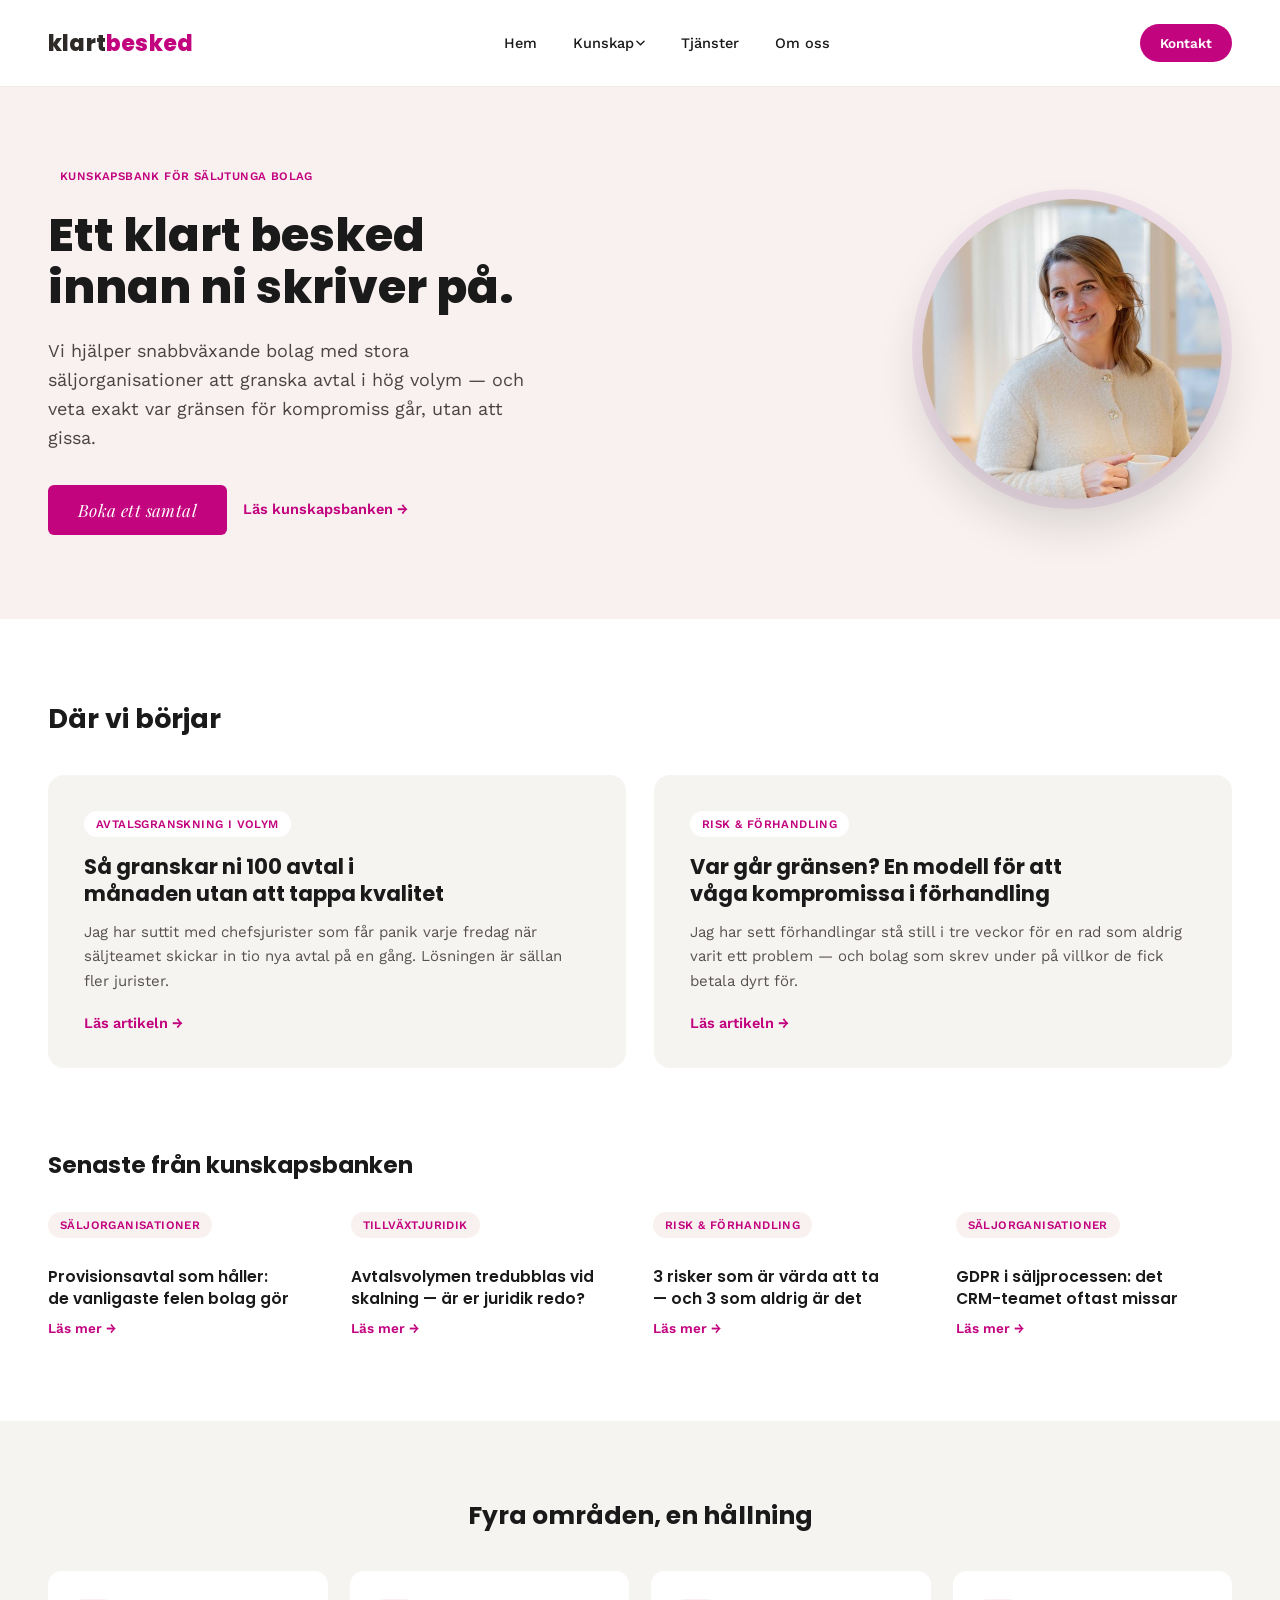
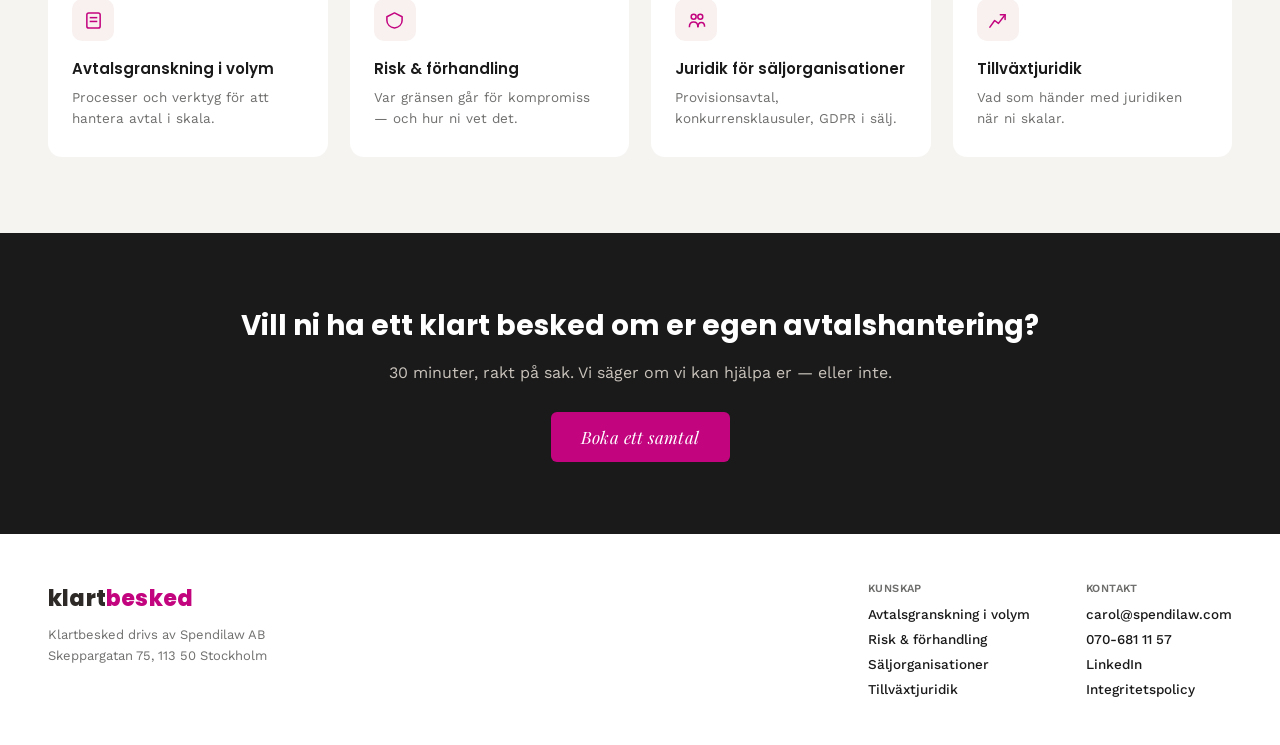
<file: index.html>
<!doctype html>
<html lang="sv">
<head>
<meta charset="utf-8">
<meta name="viewport" content="width=device-width, initial-scale=1">
<title>Klartbesked — Ett klart besked innan ni skriver på</title>
<meta name="description" content="Kunskapsbank för snabbväxande bolag med stora säljorganisationer: avtalsgranskning i volym, risk och förhandling.">
<link rel="preconnect" href="https://fonts.googleapis.com">
<link href="https://fonts.googleapis.com/css2?family=Poppins:wght@600;700;800&family=Work+Sans:wght@400;500;600&family=Playfair+Display:ital,wght@0,300;1,400&display=swap" rel="stylesheet">
<link rel="icon" type="image/svg+xml" href="favicon.svg">
<link rel="stylesheet" href="styles.css">
</head>
<body>
<div class="site">

  <header class="top">
    <input type="checkbox" id="nav-toggle" class="nav-toggle">
    <a class="logo" href="index.html"><span>klart</span><span class="b">besked</span></a>
    <nav class="primary">
      <a class="navlink" href="index.html">Hem</a>
      <div class="dropdown">
        <a class="navlink" href="index.html#kunskap" style="display:flex; align-items:center;">
          Kunskap
          <svg class="caret" viewBox="0 0 10 6" fill="none"><path d="M1 1L5 5L9 1" stroke="#1A1A1A" stroke-width="1.5" stroke-linecap="round"/></svg>
        </a>
        <div class="dropdown-panel">
          <a class="dropdown-item" href="index.html#kunskap">Avtalsgranskning i volym</a>
          <a class="dropdown-item" href="index.html#kunskap">Risk &amp; förhandling</a>
          <a class="dropdown-item" href="index.html#kunskap">Juridik för säljorganisationer</a>
          <a class="dropdown-item" href="index.html#kunskap">Tillväxtjuridik</a>
        </div>
      </div>
      <a class="navlink" href="tjanster.html">Tjänster</a>
      <a class="navlink" href="om-oss.html">Om oss</a>
    </nav>
    <div class="header-actions">
      <a class="btn-pill" href="mailto:carol@spendilaw.com">Kontakt</a>
      <label for="nav-toggle" class="hamburger" aria-label="Meny"><span></span><span></span><span></span></label>
    </div>
    <div class="mobile-menu">
      <a href="index.html">Hem</a>
      <a href="index.html#kunskap">Kunskap</a>
      <a href="tjanster.html">Tjänster</a>
      <a href="om-oss.html">Om oss</a>
    </div>
  </header>

  <div class="hero">
    <div style="flex:1 1 0; min-width:0;">
      <span class="tag">Kunskapsbank för säljtunga bolag</span>
      <h1>Ett klart besked<br>innan ni skriver på.</h1>
      <p class="lede">Vi hjälper snabbväxande bolag med stora säljorganisationer att granska avtal i hög volym — och veta exakt var gränsen för kompromiss går, utan att gissa.</p>
      <div style="display:flex; gap:16px; align-items:center;">
        <a class="btn-primary" href="mailto:carol@spendilaw.com">Boka ett samtal</a>
        <a class="card-link" href="#kunskap">Läs kunskapsbanken →</a>
      </div>
    </div>
    <div style="flex:0 0 320px; display:flex; align-items:center; justify-content:center; position:relative;">
      <div style="position:absolute; width:320px; height:320px; border-radius:50%; background:#EFDFE9; z-index:0;"></div>
      <img src="images/carol-4.jpg" alt="Carol Spendilow" style="position:relative; z-index:1; width:300px; height:300px; object-fit:cover; object-position:50% 22%; border-radius:50%; box-shadow:0 24px 48px rgba(26,26,26,0.16);">
    </div>
  </div>

  <div id="kunskap" style="padding:80px 48px 32px;">
    <div style="display:flex; align-items:baseline; justify-content:space-between; margin-bottom:36px;">
      <h2 style="font-family:'Poppins',sans-serif; font-weight:700; font-size:27px; color:var(--ink);">Där vi börjar</h2>
    </div>
    <div class="grid-2">
      <div class="flagship-card">
        <span class="tag" style="background:var(--white);">Avtalsgranskning i volym</span>
        <h3>Så granskar ni 100 avtal i månaden utan att tappa kvalitet</h3>
        <p>Jag har suttit med chefsjurister som får panik varje fredag när säljteamet skickar in tio nya avtal på en gång. Lösningen är sällan fler jurister.</p>
        <a class="card-link" href="artikel-avtalsgranskning-i-volym.html">Läs artikeln →</a>
      </div>
      <div class="flagship-card">
        <span class="tag" style="background:var(--white);">Risk &amp; förhandling</span>
        <h3>Var går gränsen? En modell för att våga kompromissa i förhandling</h3>
        <p>Jag har sett förhandlingar stå still i tre veckor för en rad som aldrig varit ett problem — och bolag som skrev under på villkor de fick betala dyrt för.</p>
        <a class="card-link" href="artikel-avtalsgranskning-i-volym.html">Läs artikeln →</a>
      </div>
    </div>
  </div>

  <div style="padding:48px 48px 84px;">
    <h2 style="font-family:'Poppins',sans-serif; font-weight:700; font-size:23px; color:var(--ink); margin-bottom:30px;">Senaste från kunskapsbanken</h2>
    <div class="grid-4">
      <div>
        <span class="tag" style="margin-bottom:14px;">Säljorganisationer</span>
        <h4 style="font-family:'Poppins',sans-serif; font-weight:600; font-size:15.5px; line-height:1.4; color:var(--ink); margin:14px 0 9px;">Provisionsavtal som håller: de vanligaste felen bolag gör</h4>
        <a class="card-link" href="artikel-avtalsgranskning-i-volym.html" style="font-size:13.5px;">Läs mer →</a>
      </div>
      <div>
        <span class="tag" style="margin-bottom:14px;">Tillväxtjuridik</span>
        <h4 style="font-family:'Poppins',sans-serif; font-weight:600; font-size:15.5px; line-height:1.4; color:var(--ink); margin:14px 0 9px;">Avtalsvolymen tredubblas vid skalning — är er juridik redo?</h4>
        <a class="card-link" href="artikel-avtalsgranskning-i-volym.html" style="font-size:13.5px;">Läs mer →</a>
      </div>
      <div>
        <span class="tag" style="margin-bottom:14px;">Risk &amp; förhandling</span>
        <h4 style="font-family:'Poppins',sans-serif; font-weight:600; font-size:15.5px; line-height:1.4; color:var(--ink); margin:14px 0 9px;">3 risker som är värda att ta — och 3 som aldrig är det</h4>
        <a class="card-link" href="artikel-avtalsgranskning-i-volym.html" style="font-size:13.5px;">Läs mer →</a>
      </div>
      <div>
        <span class="tag" style="margin-bottom:14px;">Säljorganisationer</span>
        <h4 style="font-family:'Poppins',sans-serif; font-weight:600; font-size:15.5px; line-height:1.4; color:var(--ink); margin:14px 0 9px;">GDPR i säljprocessen: det CRM-teamet oftast missar</h4>
        <a class="card-link" href="artikel-avtalsgranskning-i-volym.html" style="font-size:13.5px;">Läs mer →</a>
      </div>
    </div>
  </div>

  <div style="background:var(--surface); padding:76px 48px;">
    <h2 style="font-family:'Poppins',sans-serif; font-weight:700; font-size:25px; color:var(--ink); margin-bottom:36px; text-align:center;">Fyra områden, en hållning</h2>
    <div class="cat-grid">
      <div class="cat-card">
        <div class="icon-tile"><svg width="19" height="19" viewBox="0 0 20 20" fill="none"><rect x="3" y="2" width="14" height="16" rx="2" stroke="#C3047F" stroke-width="1.6"/><line x1="6" y1="7" x2="14" y2="7" stroke="#C3047F" stroke-width="1.6"/><line x1="6" y1="11" x2="14" y2="11" stroke="#C3047F" stroke-width="1.6"/></svg></div>
        <h4 style="font-family:'Poppins',sans-serif; font-weight:600; font-size:15px; color:var(--ink); margin-bottom:7px;">Avtalsgranskning i volym</h4>
        <p style="font-size:13.5px; line-height:1.55; color:var(--muted); margin:0;">Processer och verktyg för att hantera avtal i skala.</p>
      </div>
      <div class="cat-card">
        <div class="icon-tile"><svg width="19" height="19" viewBox="0 0 20 20" fill="none"><path d="M10 2L18 6V10C18 14 14.5 17.2 10 18C5.5 17.2 2 14 2 10V6L10 2Z" stroke="#C3047F" stroke-width="1.6" stroke-linejoin="round"/></svg></div>
        <h4 style="font-family:'Poppins',sans-serif; font-weight:600; font-size:15px; color:var(--ink); margin-bottom:7px;">Risk &amp; förhandling</h4>
        <p style="font-size:13.5px; line-height:1.55; color:var(--muted); margin:0;">Var gränsen går för kompromiss — och hur ni vet det.</p>
      </div>
      <div class="cat-card">
        <div class="icon-tile"><svg width="19" height="19" viewBox="0 0 20 20" fill="none"><circle cx="7" cy="6" r="2.6" stroke="#C3047F" stroke-width="1.6"/><circle cx="14" cy="6" r="2.6" stroke="#C3047F" stroke-width="1.6"/><path d="M2.5 17C2.5 13.5 4.5 11.5 7 11.5C9.5 11.5 11.5 13.5 11.5 17" stroke="#C3047F" stroke-width="1.6"/><path d="M11.5 17C11.5 14 13 12 15.2 12C17.4 12 18.5 14 18.5 16.5" stroke="#C3047F" stroke-width="1.6"/></svg></div>
        <h4 style="font-family:'Poppins',sans-serif; font-weight:600; font-size:15px; color:var(--ink); margin-bottom:7px;">Juridik för säljorganisationer</h4>
        <p style="font-size:13.5px; line-height:1.55; color:var(--muted); margin:0;">Provisionsavtal, konkurrensklausuler, GDPR i sälj.</p>
      </div>
      <div class="cat-card">
        <div class="icon-tile"><svg width="19" height="19" viewBox="0 0 20 20" fill="none"><path d="M2 17L7 10L11 13L18 4" stroke="#C3047F" stroke-width="1.6" stroke-linecap="round" stroke-linejoin="round"/><path d="M13 4H18V9" stroke="#C3047F" stroke-width="1.6" stroke-linecap="round" stroke-linejoin="round"/></svg></div>
        <h4 style="font-family:'Poppins',sans-serif; font-weight:600; font-size:15px; color:var(--ink); margin-bottom:7px;">Tillväxtjuridik</h4>
        <p style="font-size:13.5px; line-height:1.55; color:var(--muted); margin:0;">Vad som händer med juridiken när ni skalar.</p>
      </div>
    </div>
  </div>

  <div class="cta-band">
    <h2>Vill ni ha ett klart besked om er egen avtalshantering?</h2>
    <p>30 minuter, rakt på sak. Vi säger om vi kan hjälpa er — eller inte.</p>
    <a class="btn-primary" href="mailto:carol@spendilaw.com">Boka ett samtal</a>
  </div>

  <footer class="site-footer">
    <div>
      <a class="logo" href="index.html" style="margin-bottom:10px; display:inline-block;"><span>klart</span><span class="b">besked</span></a>
      <p style="font-size:13px; color:var(--muted); margin:0; line-height:1.6;">Klartbesked drivs av Spendilaw AB<br>Skeppargatan 75, 113 50 Stockholm</p>
    </div>
    <div style="display:flex; gap:56px; flex-wrap:wrap;">
      <div class="foot-links">
        <span class="foot-col-label">Kunskap</span>
        <a class="navlink" href="index.html#kunskap" style="font-size:13.5px;">Avtalsgranskning i volym</a>
        <a class="navlink" href="index.html#kunskap" style="font-size:13.5px;">Risk &amp; förhandling</a>
        <a class="navlink" href="index.html#kunskap" style="font-size:13.5px;">Säljorganisationer</a>
        <a class="navlink" href="index.html#kunskap" style="font-size:13.5px;">Tillväxtjuridik</a>
      </div>
      <div class="foot-links">
        <span class="foot-col-label">Kontakt</span>
        <a class="navlink" href="mailto:carol@spendilaw.com" style="font-size:13.5px;">carol@spendilaw.com</a>
        <a class="navlink" href="tel:+46706811157" style="font-size:13.5px;">070-681 11 57</a>
        <a class="navlink" href="https://www.linkedin.com/in/carolspendilow/" style="font-size:13.5px;">LinkedIn</a>
        <a class="navlink" href="integritetspolicy.html" style="font-size:13.5px;">Integritetspolicy</a>
      </div>
    </div>
  </footer>
</div>
</body>
</html>
</file>
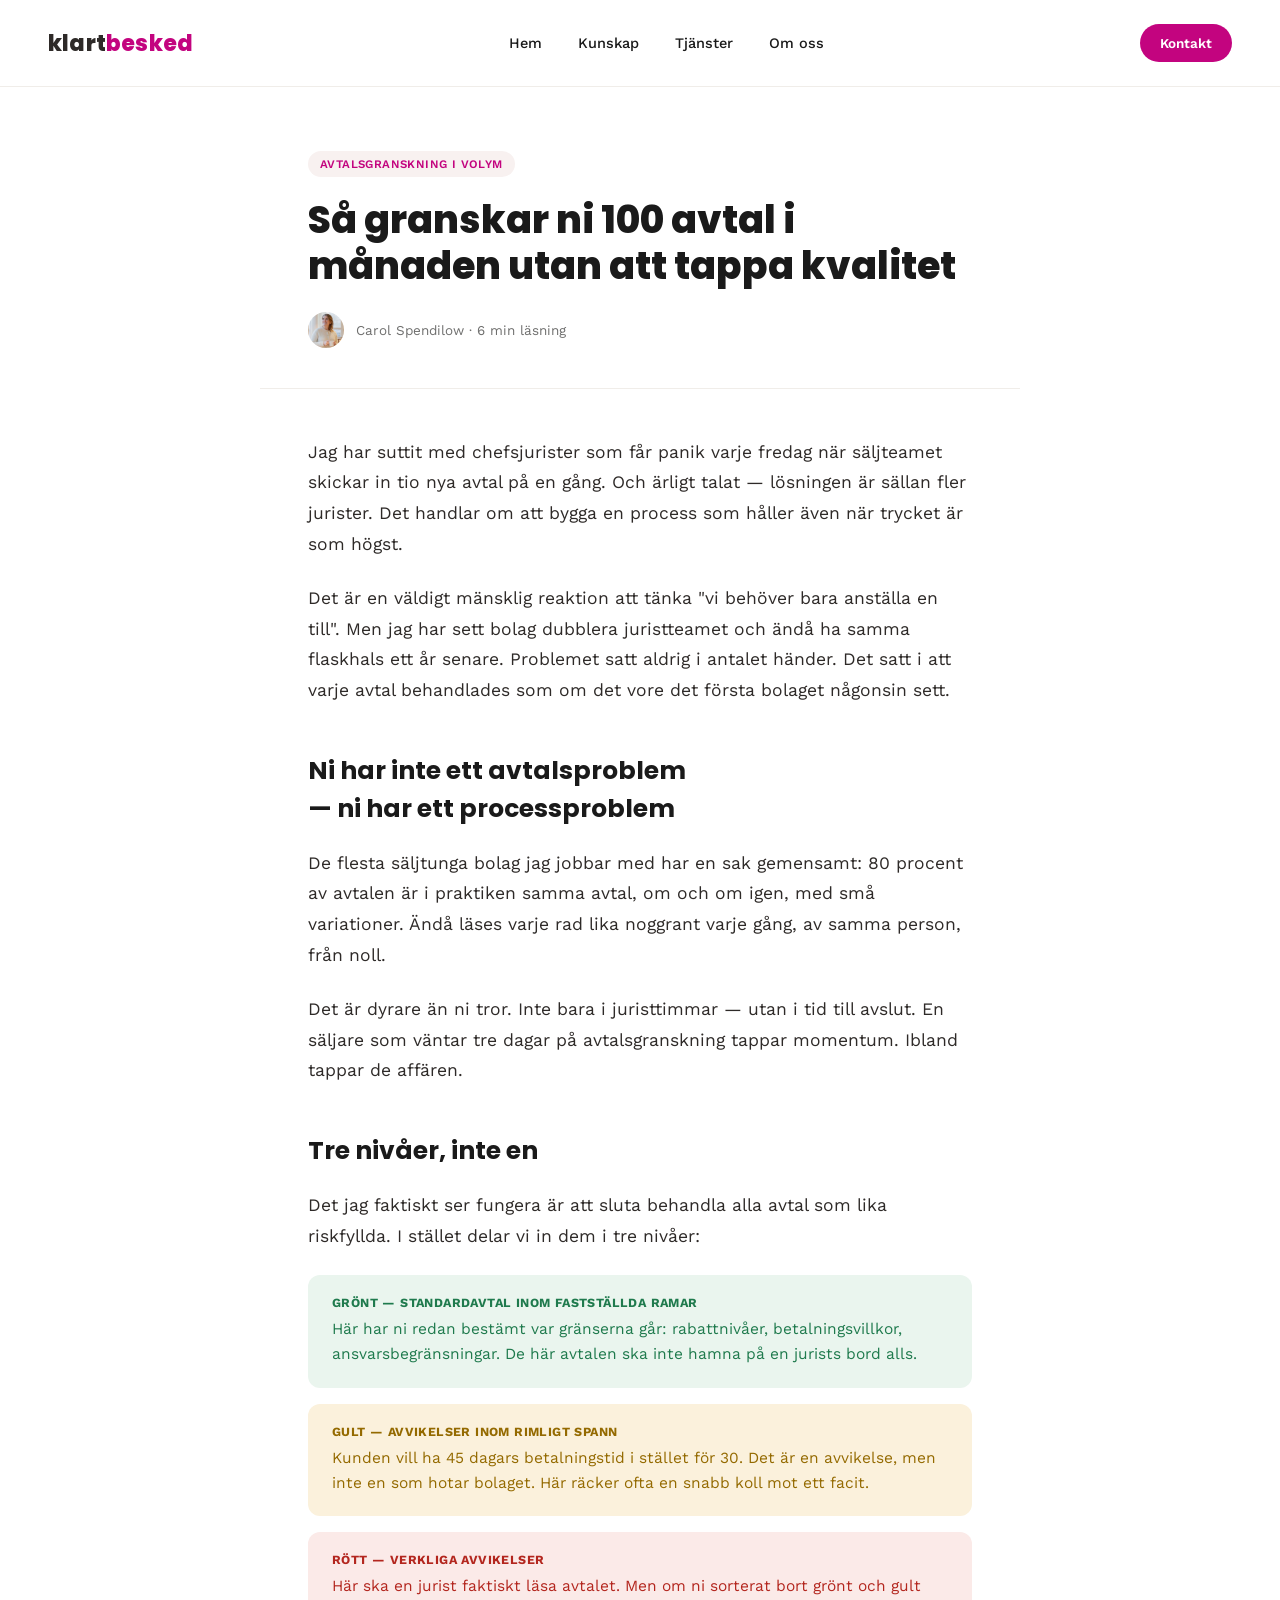
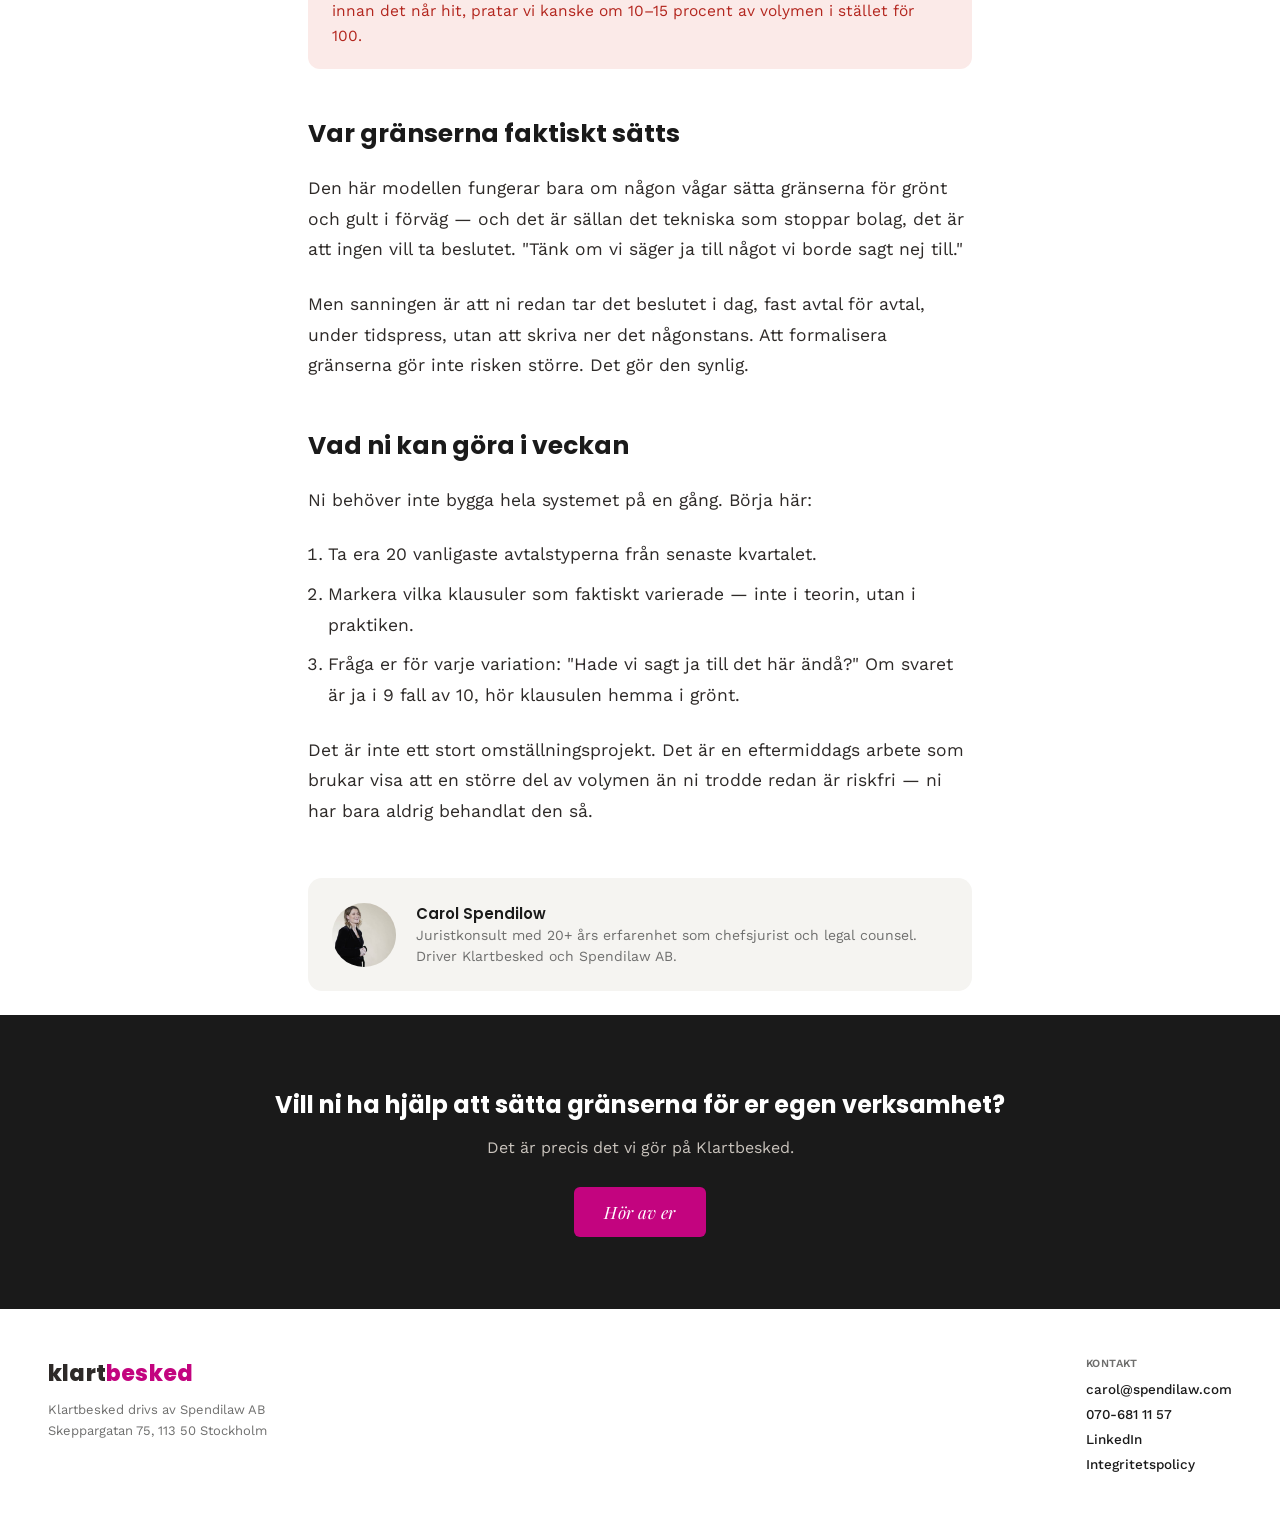
<file: artikel-avtalsgranskning-i-volym.html>
<!doctype html>
<html lang="sv">
<head>
<meta charset="utf-8">
<meta name="viewport" content="width=device-width, initial-scale=1">
<title>Så granskar ni 100 avtal i månaden utan att tappa kvalitet — Klartbesked</title>
<meta name="description" content="En praktisk modell för att hantera avtalsgranskning i hög volym utan att fler jurister blir svaret.">
<link rel="preconnect" href="https://fonts.googleapis.com">
<link href="https://fonts.googleapis.com/css2?family=Poppins:wght@600;700;800&family=Work+Sans:wght@400;500;600&family=Playfair+Display:ital,wght@0,300;1,400&display=swap" rel="stylesheet">
<link rel="icon" type="image/svg+xml" href="favicon.svg">
<link rel="stylesheet" href="styles.css">
</head>
<body>
<div class="site">

  <header class="top">
    <input type="checkbox" id="nav-toggle" class="nav-toggle">
    <a class="logo" href="index.html"><span>klart</span><span class="b">besked</span></a>
    <nav class="primary">
      <a class="navlink" href="index.html">Hem</a>
      <a class="navlink" href="index.html#kunskap">Kunskap</a>
      <a class="navlink" href="tjanster.html">Tjänster</a>
      <a class="navlink" href="om-oss.html">Om oss</a>
    </nav>
    <div class="header-actions">
      <a class="btn-pill" href="mailto:carol@spendilaw.com">Kontakt</a>
      <label for="nav-toggle" class="hamburger" aria-label="Meny"><span></span><span></span><span></span></label>
    </div>
    <div class="mobile-menu">
      <a href="index.html">Hem</a>
      <a href="index.html#kunskap">Kunskap</a>
      <a href="tjanster.html">Tjänster</a>
      <a href="om-oss.html">Om oss</a>
    </div>
  </header>

  <div class="article-head">
    <span class="tag">Avtalsgranskning i volym</span>
    <h1>Så granskar ni 100 avtal i månaden utan att tappa kvalitet</h1>
    <div class="byline">
      <img src="images/carol-2.jpg" alt="Carol Spendilow" style="width:36px; height:36px; border-radius:50%; object-fit:cover; object-position:50% 15%;">
      <span>Carol Spendilow · 6 min läsning</span>
    </div>
  </div>
  <div class="rule"></div>

  <div class="prose">
    <p>Jag har suttit med chefsjurister som får panik varje fredag när säljteamet skickar in tio nya avtal på en gång. Och ärligt talat — lösningen är sällan fler jurister. Det handlar om att bygga en process som håller även när trycket är som högst.</p>
    <p>Det är en väldigt mänsklig reaktion att tänka "vi behöver bara anställa en till". Men jag har sett bolag dubblera juristteamet och ändå ha samma flaskhals ett år senare. Problemet satt aldrig i antalet händer. Det satt i att varje avtal behandlades som om det vore det första bolaget någonsin sett.</p>

    <h2>Ni har inte ett avtalsproblem — ni har ett processproblem</h2>
    <p>De flesta säljtunga bolag jag jobbar med har en sak gemensamt: 80 procent av avtalen är i praktiken samma avtal, om och om igen, med små variationer. Ändå läses varje rad lika noggrant varje gång, av samma person, från noll.</p>
    <p>Det är dyrare än ni tror. Inte bara i juristtimmar — utan i tid till avslut. En säljare som väntar tre dagar på avtalsgranskning tappar momentum. Ibland tappar de affären.</p>

    <h2>Tre nivåer, inte en</h2>
    <p>Det jag faktiskt ser fungera är att sluta behandla alla avtal som lika riskfyllda. I stället delar vi in dem i tre nivåer:</p>

    <div class="level-box" style="background:var(--green-bg); color:var(--green-text);">
      <span class="level-label">Grönt — standardavtal inom fastställda ramar</span>
      <p>Här har ni redan bestämt var gränserna går: rabattnivåer, betalningsvillkor, ansvarsbegränsningar. De här avtalen ska inte hamna på en jurists bord alls.</p>
    </div>
    <div class="level-box" style="background:var(--amber-bg); color:var(--amber-text);">
      <span class="level-label">Gult — avvikelser inom rimligt spann</span>
      <p>Kunden vill ha 45 dagars betalningstid i stället för 30. Det är en avvikelse, men inte en som hotar bolaget. Här räcker ofta en snabb koll mot ett facit.</p>
    </div>
    <div class="level-box" style="background:var(--red-bg); color:var(--red-text);">
      <span class="level-label">Rött — verkliga avvikelser</span>
      <p>Här ska en jurist faktiskt läsa avtalet. Men om ni sorterat bort grönt och gult innan det når hit, pratar vi kanske om 10–15 procent av volymen i stället för 100.</p>
    </div>

    <h2>Var gränserna faktiskt sätts</h2>
    <p>Den här modellen fungerar bara om någon vågar sätta gränserna för grönt och gult i förväg — och det är sällan det tekniska som stoppar bolag, det är att ingen vill ta beslutet. "Tänk om vi säger ja till något vi borde sagt nej till."</p>
    <p>Men sanningen är att ni redan tar det beslutet i dag, fast avtal för avtal, under tidspress, utan att skriva ner det någonstans. Att formalisera gränserna gör inte risken större. Det gör den synlig.</p>

    <h2>Vad ni kan göra i veckan</h2>
    <p>Ni behöver inte bygga hela systemet på en gång. Börja här:</p>
    <ol>
      <li>Ta era 20 vanligaste avtalstyperna från senaste kvartalet.</li>
      <li>Markera vilka klausuler som faktiskt varierade — inte i teorin, utan i praktiken.</li>
      <li>Fråga er för varje variation: "Hade vi sagt ja till det här ändå?" Om svaret är ja i 9 fall av 10, hör klausulen hemma i grönt.</li>
    </ol>
    <p>Det är inte ett stort omställningsprojekt. Det är en eftermiddags arbete som brukar visa att en större del av volymen än ni trodde redan är riskfri — ni har bara aldrig behandlat den så.</p>

    <div style="display:flex; align-items:center; gap:20px; margin-top:52px; padding:24px; background:var(--surface); border-radius:14px;">
      <img src="images/carol-3.jpg" alt="Carol Spendilow" style="width:64px; height:64px; border-radius:50%; object-fit:cover; object-position:50% 25%; flex-shrink:0;">
      <div>
        <div style="font-family:'Poppins',sans-serif; font-weight:600; font-size:15px; color:var(--ink);">Carol Spendilow</div>
        <div style="font-size:14px; color:var(--muted); line-height:1.5;">Juristkonsult med 20+ års erfarenhet som chefsjurist och legal counsel. Driver Klartbesked och Spendilaw AB.</div>
      </div>
    </div>
  </div>

  <div class="cta-band" style="margin-top:16px;">
    <h2 style="font-size:24px;">Vill ni ha hjälp att sätta gränserna för er egen verksamhet?</h2>
    <p>Det är precis det vi gör på Klartbesked.</p>
    <a class="btn-primary" href="mailto:carol@spendilaw.com">Hör av er</a>
  </div>

  <footer class="site-footer">
    <div>
      <a class="logo" href="index.html" style="margin-bottom:10px; display:inline-block;"><span>klart</span><span class="b">besked</span></a>
      <p style="font-size:13px; color:var(--muted); margin:0; line-height:1.6;">Klartbesked drivs av Spendilaw AB<br>Skeppargatan 75, 113 50 Stockholm</p>
    </div>
    <div class="foot-links">
      <span class="foot-col-label">Kontakt</span>
      <a class="navlink" href="mailto:carol@spendilaw.com" style="font-size:13.5px;">carol@spendilaw.com</a>
      <a class="navlink" href="tel:+46706811157" style="font-size:13.5px;">070-681 11 57</a>
      <a class="navlink" href="https://www.linkedin.com/in/carolspendilow/" style="font-size:13.5px;">LinkedIn</a>
      <a class="navlink" href="integritetspolicy.html" style="font-size:13.5px;">Integritetspolicy</a>
    </div>
  </footer>
</div>
</body>
</html>
</file>
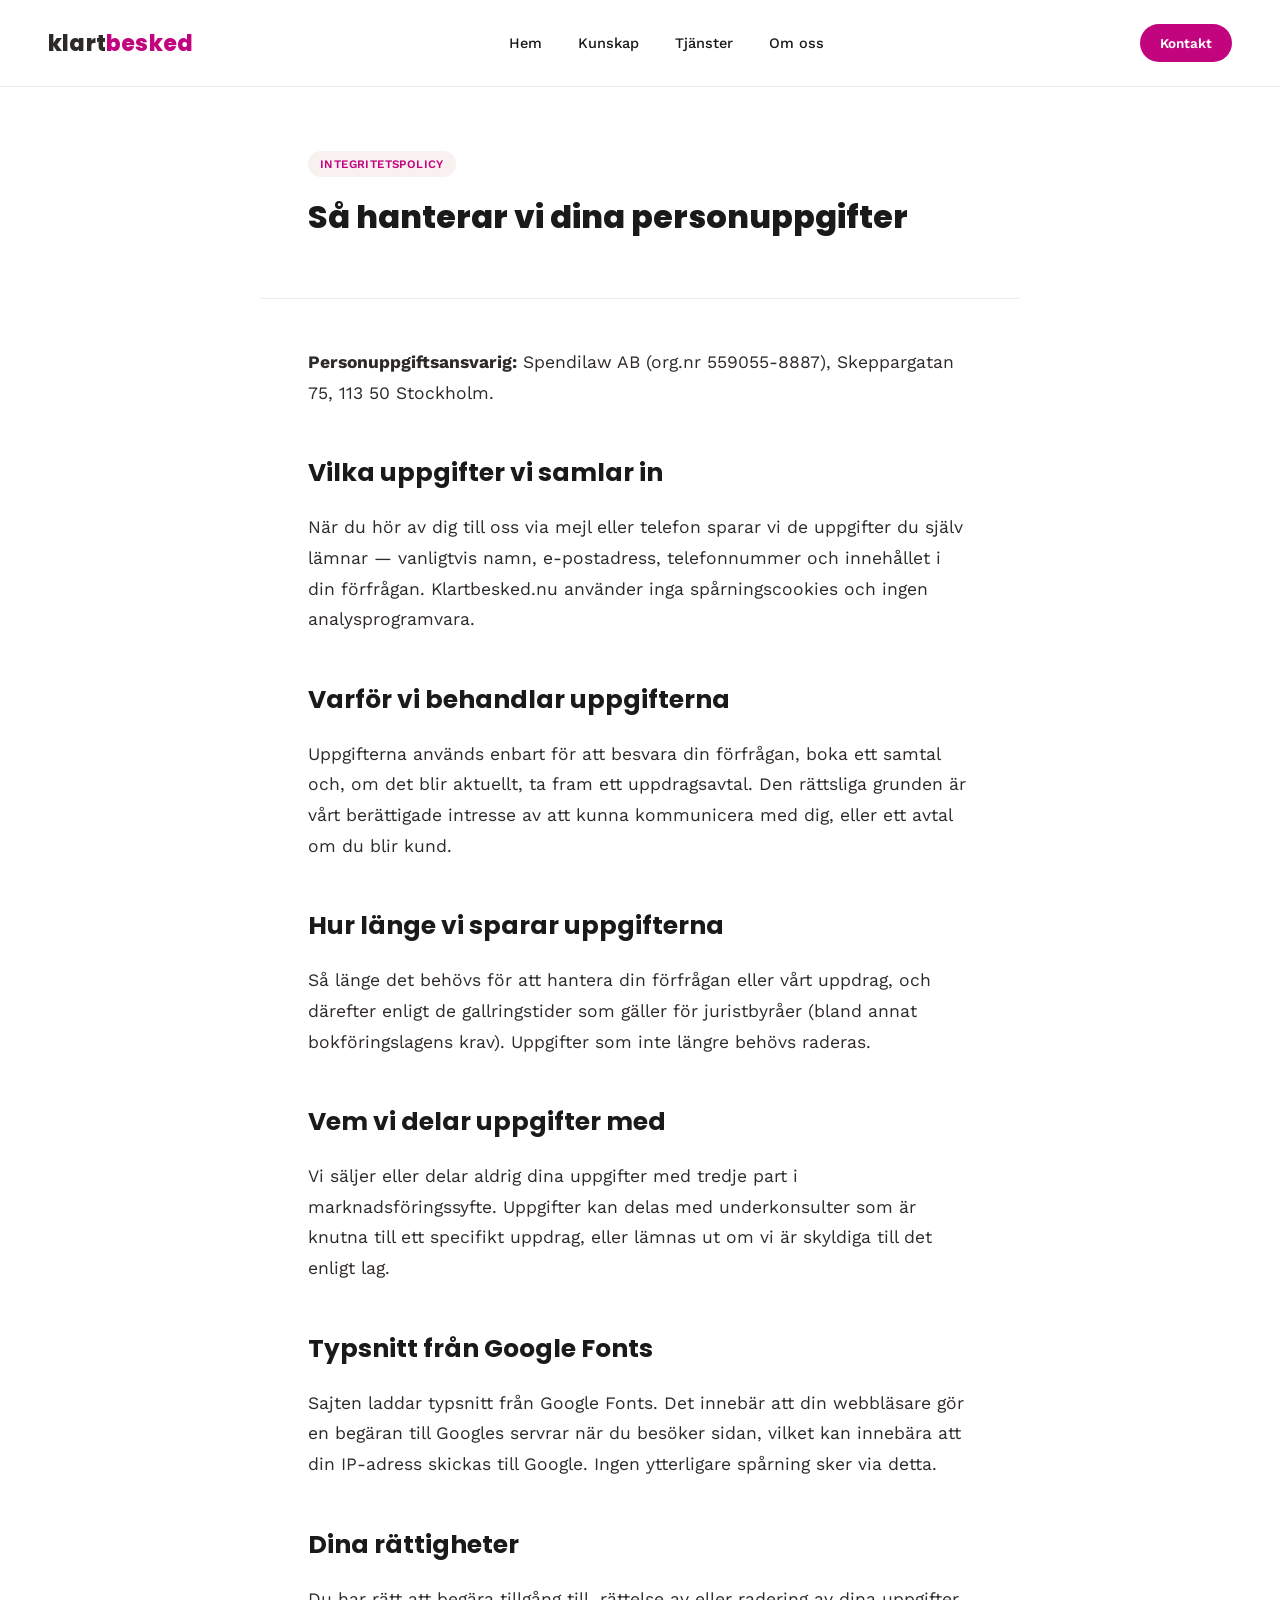
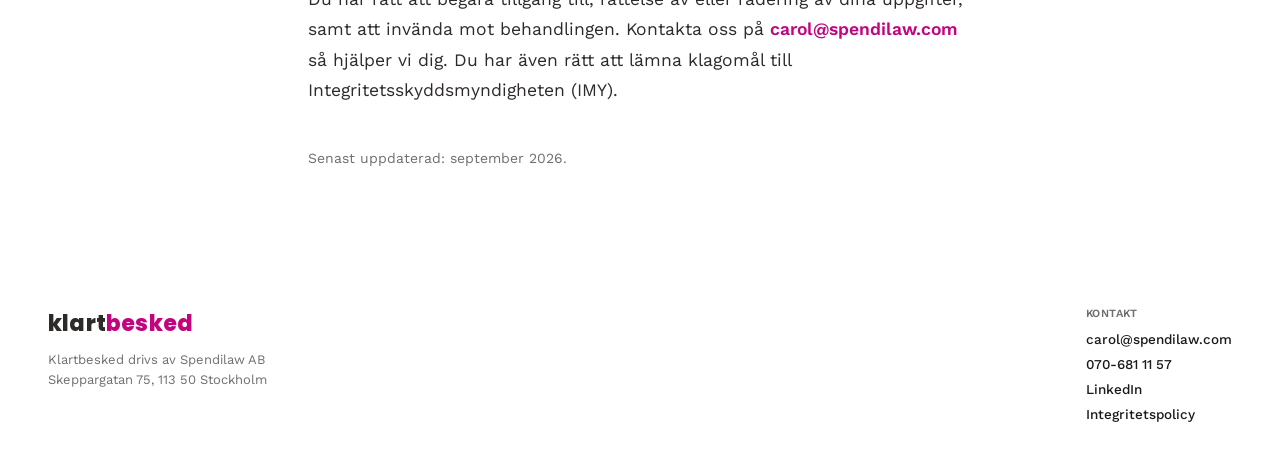
<file: integritetspolicy.html>
<!doctype html>
<html lang="sv">
<head>
<meta charset="utf-8">
<meta name="viewport" content="width=device-width, initial-scale=1">
<title>Integritetspolicy — Klartbesked</title>
<meta name="description" content="Så hanterar Klartbesked/Spendilaw AB dina personuppgifter.">
<link rel="preconnect" href="https://fonts.googleapis.com">
<link href="https://fonts.googleapis.com/css2?family=Poppins:wght@600;700;800&family=Work+Sans:wght@400;500;600&family=Playfair+Display:ital,wght@0,300;1,400&display=swap" rel="stylesheet">
<link rel="icon" type="image/svg+xml" href="favicon.svg">
<link rel="stylesheet" href="styles.css">
</head>
<body>
<div class="site">

  <header class="top">
    <input type="checkbox" id="nav-toggle" class="nav-toggle">
    <a class="logo" href="index.html"><span>klart</span><span class="b">besked</span></a>
    <nav class="primary">
      <a class="navlink" href="index.html">Hem</a>
      <a class="navlink" href="index.html#kunskap">Kunskap</a>
      <a class="navlink" href="tjanster.html">Tjänster</a>
      <a class="navlink" href="om-oss.html">Om oss</a>
    </nav>
    <div class="header-actions">
      <a class="btn-pill" href="mailto:carol@spendilaw.com">Kontakt</a>
      <label for="nav-toggle" class="hamburger" aria-label="Meny"><span></span><span></span><span></span></label>
    </div>
    <div class="mobile-menu">
      <a href="index.html">Hem</a>
      <a href="index.html#kunskap">Kunskap</a>
      <a href="tjanster.html">Tjänster</a>
      <a href="om-oss.html">Om oss</a>
    </div>
  </header>

  <div class="article-head" style="max-width:760px;">
    <span class="tag">Integritetspolicy</span>
    <h1 style="font-size:32px;">Så hanterar vi dina personuppgifter</h1>
  </div>
  <div class="rule" style="max-width:760px;"></div>

  <div class="prose" style="max-width:760px; padding-bottom:64px;">
    <p><strong>Personuppgiftsansvarig:</strong> Spendilaw AB (org.nr 559055-8887), Skeppargatan 75, 113 50 Stockholm.</p>

    <h2>Vilka uppgifter vi samlar in</h2>
    <p>När du hör av dig till oss via mejl eller telefon sparar vi de uppgifter du själv lämnar — vanligtvis namn, e-postadress, telefonnummer och innehållet i din förfrågan. Klartbesked.nu använder inga spårningscookies och ingen analysprogramvara.</p>

    <h2>Varför vi behandlar uppgifterna</h2>
    <p>Uppgifterna används enbart för att besvara din förfrågan, boka ett samtal och, om det blir aktuellt, ta fram ett uppdragsavtal. Den rättsliga grunden är vårt berättigade intresse av att kunna kommunicera med dig, eller ett avtal om du blir kund.</p>

    <h2>Hur länge vi sparar uppgifterna</h2>
    <p>Så länge det behövs för att hantera din förfrågan eller vårt uppdrag, och därefter enligt de gallringstider som gäller för juristbyråer (bland annat bokföringslagens krav). Uppgifter som inte längre behövs raderas.</p>

    <h2>Vem vi delar uppgifter med</h2>
    <p>Vi säljer eller delar aldrig dina uppgifter med tredje part i marknadsföringssyfte. Uppgifter kan delas med underkonsulter som är knutna till ett specifikt uppdrag, eller lämnas ut om vi är skyldiga till det enligt lag.</p>

    <h2>Typsnitt från Google Fonts</h2>
    <p>Sajten laddar typsnitt från Google Fonts. Det innebär att din webbläsare gör en begäran till Googles servrar när du besöker sidan, vilket kan innebära att din IP-adress skickas till Google. Ingen ytterligare spårning sker via detta.</p>

    <h2>Dina rättigheter</h2>
    <p>Du har rätt att begära tillgång till, rättelse av eller radering av dina uppgifter, samt att invända mot behandlingen. Kontakta oss på <a href="mailto:carol@spendilaw.com" style="color:var(--accent); font-weight:600;">carol@spendilaw.com</a> så hjälper vi dig. Du har även rätt att lämna klagomål till Integritetsskyddsmyndigheten (IMY).</p>

    <p style="color:var(--muted); font-size:14px; margin-top:40px;">Senast uppdaterad: september 2026.</p>
  </div>

  <footer class="site-footer">
    <div>
      <a class="logo" href="index.html" style="margin-bottom:10px; display:inline-block;"><span>klart</span><span class="b">besked</span></a>
      <p style="font-size:13px; color:var(--muted); margin:0; line-height:1.6;">Klartbesked drivs av Spendilaw AB<br>Skeppargatan 75, 113 50 Stockholm</p>
    </div>
    <div class="foot-links">
      <span class="foot-col-label">Kontakt</span>
      <a class="navlink" href="mailto:carol@spendilaw.com" style="font-size:13.5px;">carol@spendilaw.com</a>
      <a class="navlink" href="tel:+46706811157" style="font-size:13.5px;">070-681 11 57</a>
      <a class="navlink" href="https://www.linkedin.com/in/carolspendilow/" style="font-size:13.5px;">LinkedIn</a>
      <a class="navlink" href="integritetspolicy.html" style="font-size:13.5px;">Integritetspolicy</a>
    </div>
  </footer>
</div>
</body>
</html>
</file>
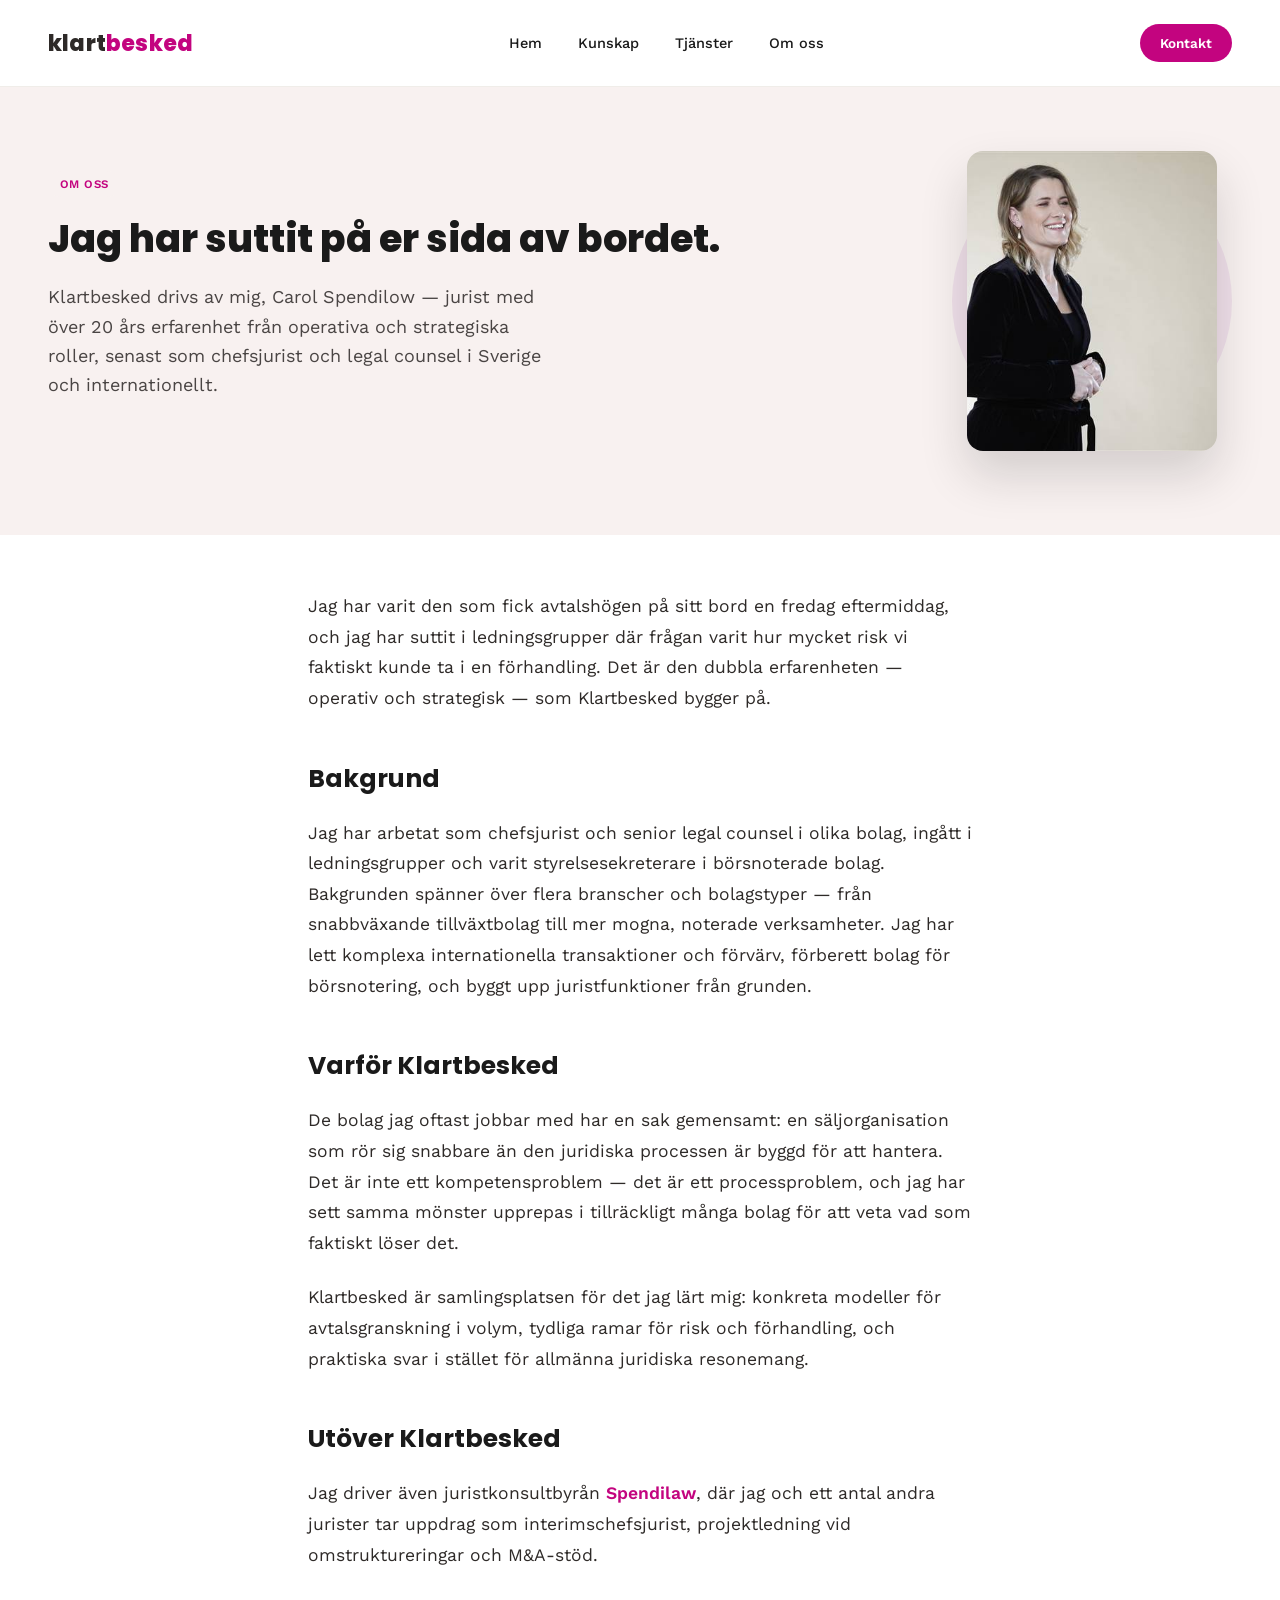
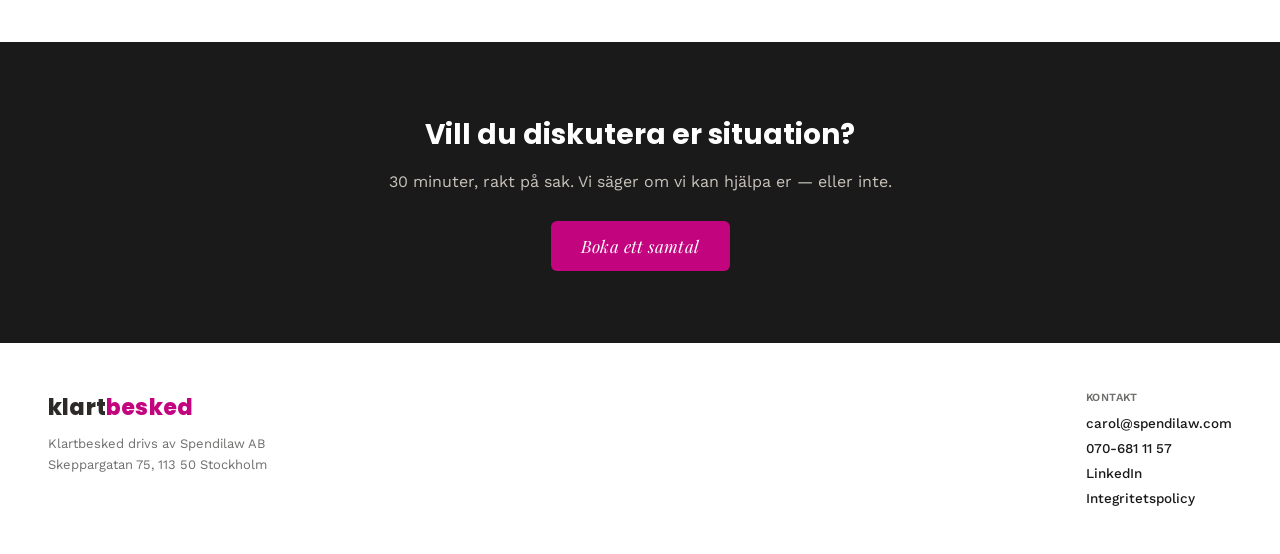
<file: om-oss.html>
<!doctype html>
<html lang="sv">
<head>
<meta charset="utf-8">
<meta name="viewport" content="width=device-width, initial-scale=1">
<title>Om oss — Klartbesked</title>
<meta name="description" content="Klartbesked drivs av Carol Spendilow, juristkonsult med över 20 års erfarenhet som chefsjurist och legal counsel.">
<link rel="preconnect" href="https://fonts.googleapis.com">
<link href="https://fonts.googleapis.com/css2?family=Poppins:wght@600;700;800&family=Work+Sans:wght@400;500;600&family=Playfair+Display:ital,wght@0,300;1,400&display=swap" rel="stylesheet">
<link rel="icon" type="image/svg+xml" href="favicon.svg">
<link rel="stylesheet" href="styles.css">
</head>
<body>
<div class="site">

  <header class="top">
    <input type="checkbox" id="nav-toggle" class="nav-toggle">
    <a class="logo" href="index.html"><span>klart</span><span class="b">besked</span></a>
    <nav class="primary">
      <a class="navlink" href="index.html">Hem</a>
      <a class="navlink" href="index.html#kunskap">Kunskap</a>
      <a class="navlink" href="tjanster.html">Tjänster</a>
      <a class="navlink" href="om-oss.html">Om oss</a>
    </nav>
    <div class="header-actions">
      <a class="btn-pill" href="mailto:carol@spendilaw.com">Kontakt</a>
      <label for="nav-toggle" class="hamburger" aria-label="Meny"><span></span><span></span><span></span></label>
    </div>
    <div class="mobile-menu">
      <a href="index.html">Hem</a>
      <a href="index.html#kunskap">Kunskap</a>
      <a href="tjanster.html">Tjänster</a>
      <a href="om-oss.html">Om oss</a>
    </div>
  </header>

  <div class="hero" style="padding-top:64px;">
    <div style="flex:1 1 0; min-width:0;">
      <span class="tag">Om oss</span>
      <h1 style="font-size:38px;">Jag har suttit på er sida av bordet.</h1>
      <p class="lede">Klartbesked drivs av mig, Carol Spendilow — jurist med över 20 års erfarenhet från operativa och strategiska roller, senast som chefsjurist och legal counsel i Sverige och internationellt.</p>
    </div>
    <div style="flex:0 0 280px; display:flex; align-items:center; justify-content:center; position:relative;">
      <div style="position:absolute; width:280px; height:280px; border-radius:50%; background:#EFDFE9; z-index:0;"></div>
      <img src="images/carol-3.jpg" alt="Carol Spendilow" style="position:relative; z-index:1; width:250px; height:300px; object-fit:cover; object-position:50% 20%; border-radius:16px; box-shadow:0 24px 48px rgba(26,26,26,0.16);">
    </div>
  </div>

  <div class="prose" style="padding-top:56px;">
    <p>Jag har varit den som fick avtalshögen på sitt bord en fredag eftermiddag, och jag har suttit i ledningsgrupper där frågan varit hur mycket risk vi faktiskt kunde ta i en förhandling. Det är den dubbla erfarenheten — operativ och strategisk — som Klartbesked bygger på.</p>

    <h2>Bakgrund</h2>
    <p>Jag har arbetat som chefsjurist och senior legal counsel i olika bolag, ingått i ledningsgrupper och varit styrelsesekreterare i börsnoterade bolag. Bakgrunden spänner över flera branscher och bolagstyper — från snabbväxande tillväxtbolag till mer mogna, noterade verksamheter. Jag har lett komplexa internationella transaktioner och förvärv, förberett bolag för börsnotering, och byggt upp juristfunktioner från grunden.</p>

    <h2>Varför Klartbesked</h2>
    <p>De bolag jag oftast jobbar med har en sak gemensamt: en säljorganisation som rör sig snabbare än den juridiska processen är byggd för att hantera. Det är inte ett kompetensproblem — det är ett processproblem, och jag har sett samma mönster upprepas i tillräckligt många bolag för att veta vad som faktiskt löser det.</p>
    <p>Klartbesked är samlingsplatsen för det jag lärt mig: konkreta modeller för avtalsgranskning i volym, tydliga ramar för risk och förhandling, och praktiska svar i stället för allmänna juridiska resonemang.</p>

    <h2>Utöver Klartbesked</h2>
    <p>Jag driver även juristkonsultbyrån <a href="https://spendilaw.com" style="color:var(--accent); font-weight:600;">Spendilaw</a>, där jag och ett antal andra jurister tar uppdrag som interimschefsjurist, projektledning vid omstruktureringar och M&amp;A-stöd.</p>
  </div>

  <div class="cta-band" style="margin-top:40px;">
    <h2>Vill du diskutera er situation?</h2>
    <p>30 minuter, rakt på sak. Vi säger om vi kan hjälpa er — eller inte.</p>
    <a class="btn-primary" href="mailto:carol@spendilaw.com">Boka ett samtal</a>
  </div>

  <footer class="site-footer">
    <div>
      <a class="logo" href="index.html" style="margin-bottom:10px; display:inline-block;"><span>klart</span><span class="b">besked</span></a>
      <p style="font-size:13px; color:var(--muted); margin:0; line-height:1.6;">Klartbesked drivs av Spendilaw AB<br>Skeppargatan 75, 113 50 Stockholm</p>
    </div>
    <div class="foot-links">
      <span class="foot-col-label">Kontakt</span>
      <a class="navlink" href="mailto:carol@spendilaw.com" style="font-size:13.5px;">carol@spendilaw.com</a>
      <a class="navlink" href="tel:+46706811157" style="font-size:13.5px;">070-681 11 57</a>
      <a class="navlink" href="https://www.linkedin.com/in/carolspendilow/" style="font-size:13.5px;">LinkedIn</a>
      <a class="navlink" href="integritetspolicy.html" style="font-size:13.5px;">Integritetspolicy</a>
    </div>
  </footer>
</div>
</body>
</html>
</file>
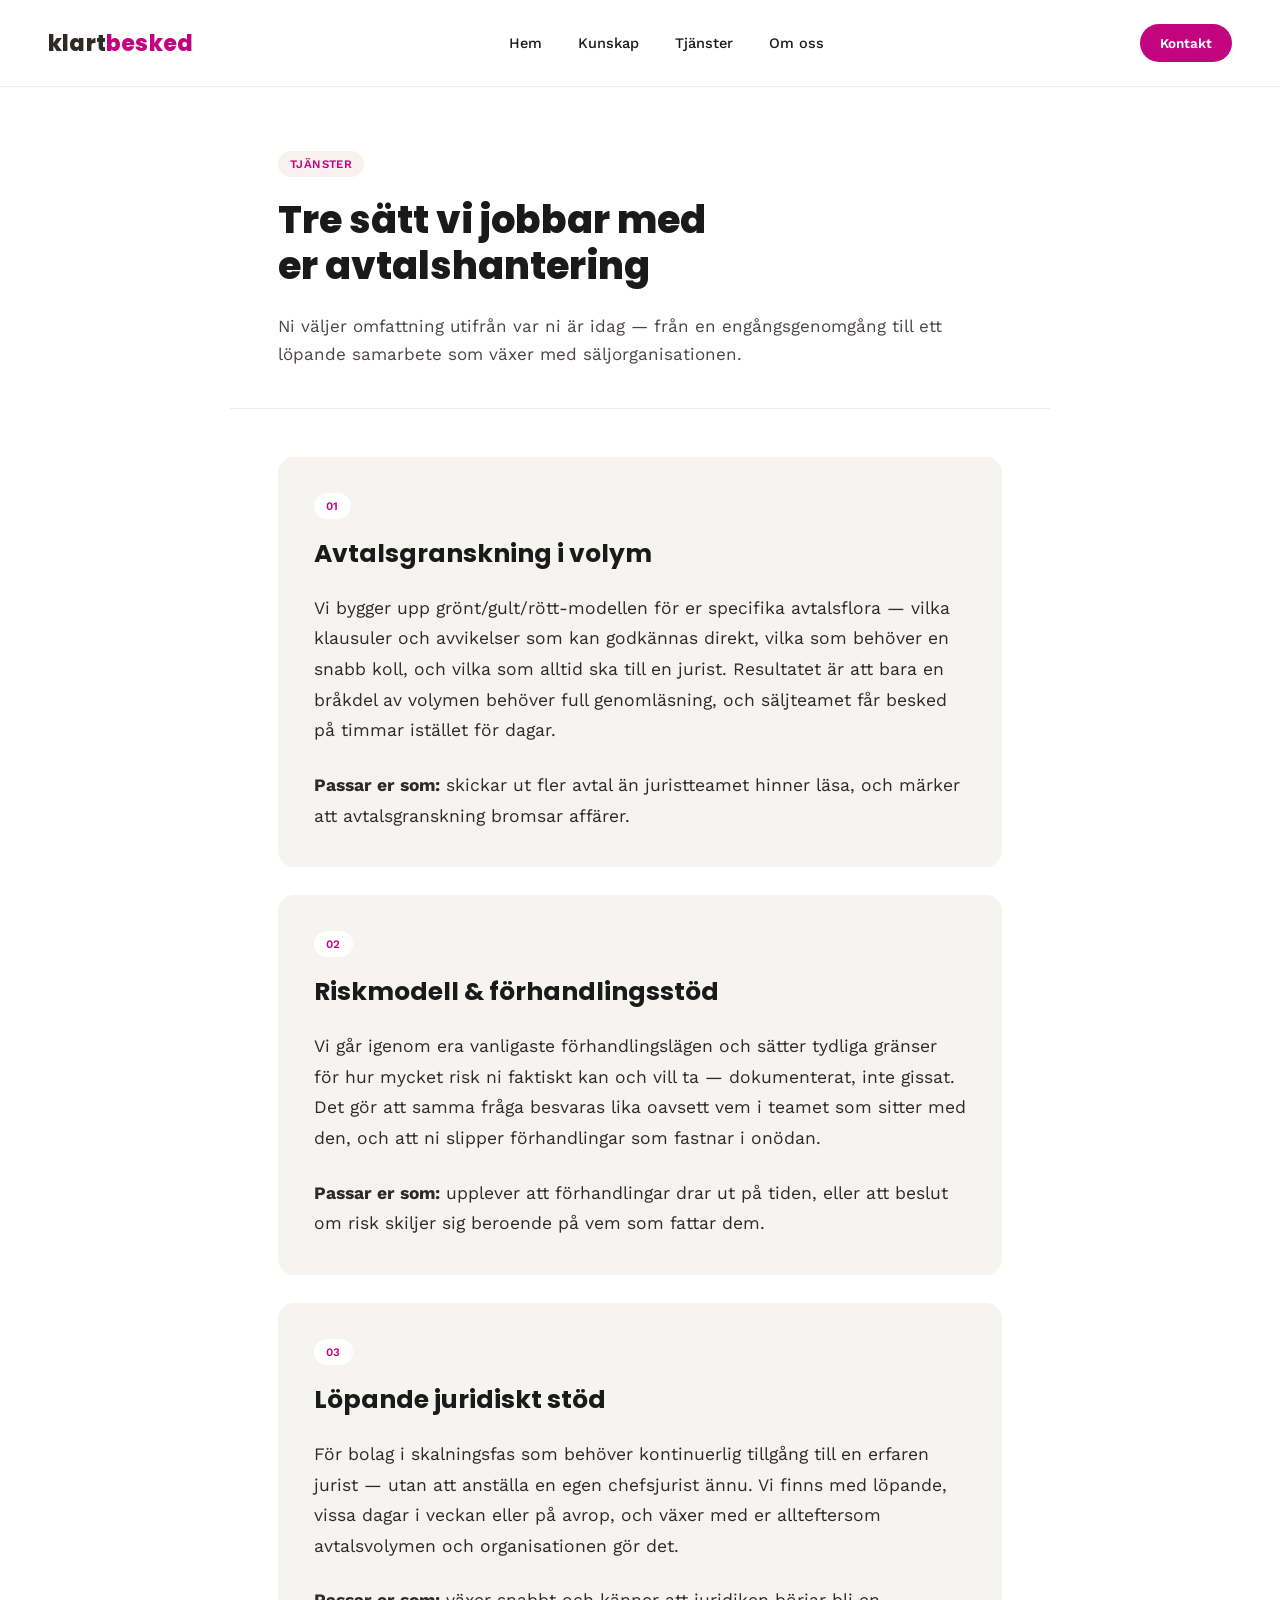
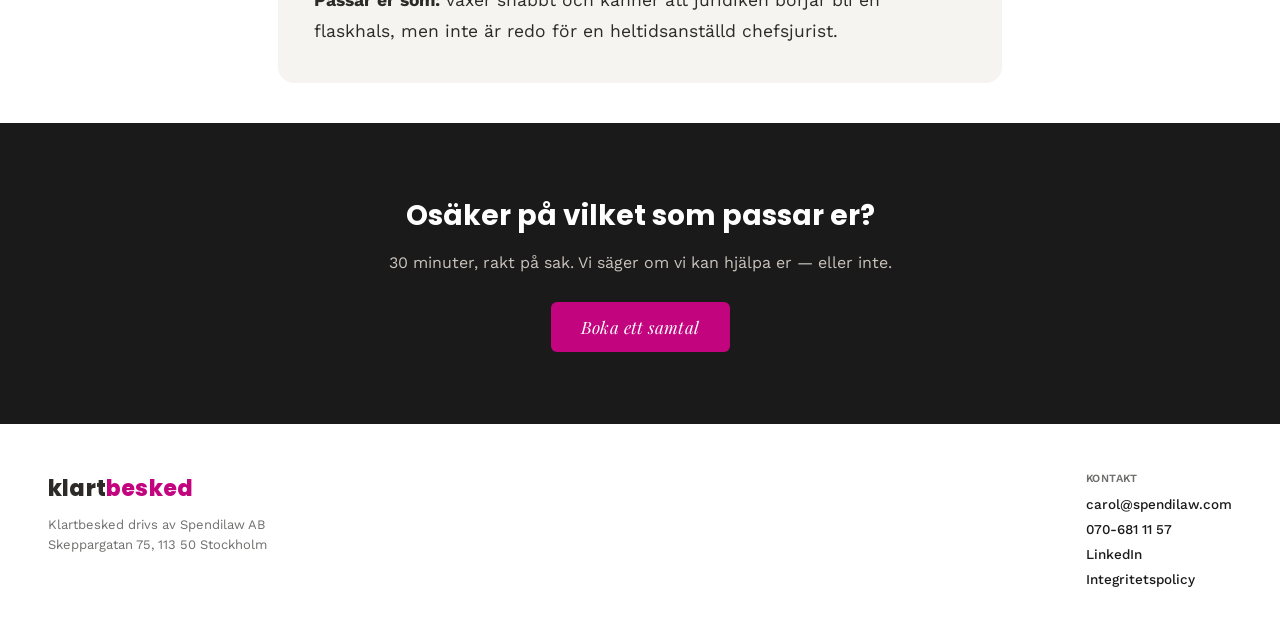
<file: tjanster.html>
<!doctype html>
<html lang="sv">
<head>
<meta charset="utf-8">
<meta name="viewport" content="width=device-width, initial-scale=1">
<title>Tjänster — Klartbesked</title>
<meta name="description" content="Avtalsgranskning i volym, riskmodeller för förhandling och löpande juridiskt stöd för snabbväxande bolag med stora säljorganisationer.">
<link rel="preconnect" href="https://fonts.googleapis.com">
<link href="https://fonts.googleapis.com/css2?family=Poppins:wght@600;700;800&family=Work+Sans:wght@400;500;600&family=Playfair+Display:ital,wght@0,300;1,400&display=swap" rel="stylesheet">
<link rel="icon" type="image/svg+xml" href="favicon.svg">
<link rel="stylesheet" href="styles.css">
</head>
<body>
<div class="site">

  <header class="top">
    <input type="checkbox" id="nav-toggle" class="nav-toggle">
    <a class="logo" href="index.html"><span>klart</span><span class="b">besked</span></a>
    <nav class="primary">
      <a class="navlink" href="index.html">Hem</a>
      <a class="navlink" href="index.html#kunskap">Kunskap</a>
      <a class="navlink" href="tjanster.html">Tjänster</a>
      <a class="navlink" href="om-oss.html">Om oss</a>
    </nav>
    <div class="header-actions">
      <a class="btn-pill" href="mailto:carol@spendilaw.com">Kontakt</a>
      <label for="nav-toggle" class="hamburger" aria-label="Meny"><span></span><span></span><span></span></label>
    </div>
    <div class="mobile-menu">
      <a href="index.html">Hem</a>
      <a href="index.html#kunskap">Kunskap</a>
      <a href="tjanster.html">Tjänster</a>
      <a href="om-oss.html">Om oss</a>
    </div>
  </header>

  <div class="article-head" style="max-width:820px;">
    <span class="tag">Tjänster</span>
    <h1>Tre sätt vi jobbar med er avtalshantering</h1>
    <p style="font-size:17px; line-height:1.65; color:#4A4544; margin:22px 0 0;">Ni väljer omfattning utifrån var ni är idag — från en engångsgenomgång till ett löpande samarbete som växer med säljorganisationen.</p>
  </div>
  <div class="rule" style="max-width:820px;"></div>

  <div class="prose" style="max-width:820px;">

    <div style="background:var(--surface); border-radius:16px; padding:36px; margin-bottom:28px;">
      <span class="tag" style="background:var(--white); margin-bottom:16px;">01</span>
      <h2 style="margin-top:0;">Avtalsgranskning i volym</h2>
      <p>Vi bygger upp grönt/gult/rött-modellen för er specifika avtalsflora — vilka klausuler och avvikelser som kan godkännas direkt, vilka som behöver en snabb koll, och vilka som alltid ska till en jurist. Resultatet är att bara en bråkdel av volymen behöver full genomläsning, och säljteamet får besked på timmar istället för dagar.</p>
      <p style="margin-bottom:0;"><strong>Passar er som:</strong> skickar ut fler avtal än juristteamet hinner läsa, och märker att avtalsgranskning bromsar affärer.</p>
    </div>

    <div style="background:var(--surface); border-radius:16px; padding:36px; margin-bottom:28px;">
      <span class="tag" style="background:var(--white); margin-bottom:16px;">02</span>
      <h2 style="margin-top:0;">Riskmodell &amp; förhandlingsstöd</h2>
      <p>Vi går igenom era vanligaste förhandlingslägen och sätter tydliga gränser för hur mycket risk ni faktiskt kan och vill ta — dokumenterat, inte gissat. Det gör att samma fråga besvaras lika oavsett vem i teamet som sitter med den, och att ni slipper förhandlingar som fastnar i onödan.</p>
      <p style="margin-bottom:0;"><strong>Passar er som:</strong> upplever att förhandlingar drar ut på tiden, eller att beslut om risk skiljer sig beroende på vem som fattar dem.</p>
    </div>

    <div style="background:var(--surface); border-radius:16px; padding:36px; margin-bottom:8px;">
      <span class="tag" style="background:var(--white); margin-bottom:16px;">03</span>
      <h2 style="margin-top:0;">Löpande juridiskt stöd</h2>
      <p>För bolag i skalningsfas som behöver kontinuerlig tillgång till en erfaren jurist — utan att anställa en egen chefsjurist ännu. Vi finns med löpande, vissa dagar i veckan eller på avrop, och växer med er allteftersom avtalsvolymen och organisationen gör det.</p>
      <p style="margin-bottom:0;"><strong>Passar er som:</strong> växer snabbt och känner att juridiken börjar bli en flaskhals, men inte är redo för en heltidsanställd chefsjurist.</p>
    </div>

  </div>

  <div class="cta-band" style="margin-top:24px;">
    <h2>Osäker på vilket som passar er?</h2>
    <p>30 minuter, rakt på sak. Vi säger om vi kan hjälpa er — eller inte.</p>
    <a class="btn-primary" href="mailto:carol@spendilaw.com">Boka ett samtal</a>
  </div>

  <footer class="site-footer">
    <div>
      <a class="logo" href="index.html" style="margin-bottom:10px; display:inline-block;"><span>klart</span><span class="b">besked</span></a>
      <p style="font-size:13px; color:var(--muted); margin:0; line-height:1.6;">Klartbesked drivs av Spendilaw AB<br>Skeppargatan 75, 113 50 Stockholm</p>
    </div>
    <div class="foot-links">
      <span class="foot-col-label">Kontakt</span>
      <a class="navlink" href="mailto:carol@spendilaw.com" style="font-size:13.5px;">carol@spendilaw.com</a>
      <a class="navlink" href="tel:+46706811157" style="font-size:13.5px;">070-681 11 57</a>
      <a class="navlink" href="https://www.linkedin.com/in/carolspendilow/" style="font-size:13.5px;">LinkedIn</a>
      <a class="navlink" href="integritetspolicy.html" style="font-size:13.5px;">Integritetspolicy</a>
    </div>
  </footer>
</div>
</body>
</html>
</file>
<file: styles.css>
:root{
  --ink:#1A1A1A;
  --body-text:#2E2A28;
  --muted:#6F6F6E;
  --accent:#C3047F;
  --accent-soft:#F8F1F0;
  --surface:#F5F4F1;
  --sand:#E1DFD6;
  --page-bg:#FBF8F6;
  --white:#FFFFFF;
  --dark:#1A1A1A;
  --dark-muted:#C9C3BC;
  --green-bg:#EAF5EE; --green-text:#1F7A4D;
  --amber-bg:#FBF1DC; --amber-text:#946A00;
  --red-bg:#FBEAE8; --red-text:#B3261E;
}
*{box-sizing:border-box;}
html,body{margin:0;padding:0;}
body{
  background:var(--page-bg);
  color:var(--body-text);
  font-family:'Work Sans',sans-serif;
  -webkit-font-smoothing:antialiased;
}
a{text-decoration:none;color:inherit;}
h1,h2,h3,h4{text-wrap:balance; margin:0;}
.site{max-width:1280px; margin:0 auto; background:var(--white);}

header.top{
  display:flex; align-items:center; justify-content:space-between;
  padding:24px 48px; border-bottom:1px solid #F0EDE9;
  position:relative;
}
.nav-toggle{display:none;}
.header-actions{display:flex; align-items:center; gap:14px;}
.hamburger{display:none; flex-direction:column; gap:5px; cursor:pointer; padding:4px;}
.hamburger span{width:22px; height:2px; background:var(--ink); border-radius:1px;}
.mobile-menu{
  display:none; flex-direction:column;
  position:absolute; top:100%; left:0; right:0;
  background:var(--white); padding:8px 24px 16px;
  box-shadow:0 16px 32px rgba(26,26,26,0.12); z-index:50;
}
.mobile-menu a{padding:14px 0; font-size:15.5px; font-weight:500; color:var(--ink); border-bottom:1px solid #F0EDE9;}
.nav-toggle:checked ~ .mobile-menu{display:flex;}
.logo{font-family:'Poppins',sans-serif; font-weight:800; font-size:22px; letter-spacing:0.2px;}
.logo .b{color:var(--accent);}
nav.primary{display:flex; align-items:center; gap:36px;}
.navlink{font-size:14.5px; font-weight:500; color:var(--ink);}
.navlink:hover{color:var(--accent);}
.dropdown{position:relative;}
.dropdown-panel{
  opacity:0; visibility:hidden; transform:translateY(4px);
  transition:opacity .15s ease, transform .15s ease, visibility .15s;
  position:absolute; top:30px; left:-16px; background:var(--white);
  border:1px solid var(--sand); border-radius:10px; padding:8px; width:250px; z-index:20;
  box-shadow:0 12px 28px rgba(26,26,26,0.10);
  display:flex; flex-direction:column; gap:2px;
}
.dropdown:hover .dropdown-panel{opacity:1; visibility:visible; transform:translateY(0);}
.dropdown-item{display:block; padding:9px 12px; border-radius:6px; color:var(--ink); font-size:13.5px;}
.dropdown-item:hover{background:var(--accent-soft); color:var(--accent);}
.caret{width:9px; height:6px; margin-left:2px;}

.btn-primary{
  background:var(--accent); color:var(--white); font-family:'Playfair Display',serif; font-style:italic;
  font-weight:400; font-size:17px; letter-spacing:0.4px; padding:14px 30px; border-radius:6px;
  display:inline-block;
}
.btn-pill{
  background:var(--accent); color:var(--white); font-family:'Work Sans',sans-serif; font-weight:600;
  font-size:13.5px; padding:11px 20px; border-radius:24px; display:inline-block;
}
.tag{
  display:inline-block; font-family:'Work Sans',sans-serif; font-size:11.5px; font-weight:600;
  letter-spacing:0.4px; text-transform:uppercase; color:var(--accent); background:var(--accent-soft);
  padding:6px 12px; border-radius:20px;
}
.card-link{color:var(--accent); font-weight:600; font-size:14.5px;}
.cat-card{background:var(--white); border-radius:14px; padding:28px 24px; transition:transform .15s ease;}
.cat-card:hover{transform:translateY(-4px);}
.icon-tile{width:42px; height:42px; border-radius:10px; background:var(--accent-soft); display:flex; align-items:center; justify-content:center; margin-bottom:16px;}

.hero{display:flex; align-items:center; gap:56px; padding:76px 48px 84px; background:var(--accent-soft);}
.hero h1{font-family:'Poppins',sans-serif; font-weight:800; font-size:46px; line-height:1.14; color:var(--ink); margin:20px 0 22px;}
.hero p.lede{font-size:18px; line-height:1.62; color:#4A4544; max-width:500px; margin:0 0 32px;}

.cat-grid{display:grid; grid-template-columns:repeat(4,minmax(0,1fr)); gap:22px;}
.grid-2{display:grid; grid-template-columns:repeat(2,minmax(0,1fr)); gap:28px;}
.grid-4{display:grid; grid-template-columns:repeat(4,minmax(0,1fr)); gap:26px;}

.flagship-card{background:var(--surface); border-radius:16px; padding:36px;}
.flagship-card h3{font-family:'Poppins',sans-serif; font-weight:700; font-size:21px; line-height:1.32; color:var(--ink); margin:16px 0 12px;}
.flagship-card p{font-size:15px; line-height:1.62; color:#57524F; margin:0 0 20px;}

.cta-band{background:var(--dark); padding:72px 48px; text-align:center;}
.cta-band h2{font-family:'Poppins',sans-serif; font-weight:700; font-size:28px; color:var(--white); margin-bottom:16px;}
.cta-band p{font-size:16px; color:var(--dark-muted); margin:0 0 30px;}

footer.site-footer{padding:48px; display:flex; justify-content:space-between; align-items:flex-start; gap:32px; flex-wrap:wrap;}
.foot-col-label{font-size:11px; font-weight:600; letter-spacing:0.4px; text-transform:uppercase; color:var(--muted); margin-bottom:2px; display:block;}
.foot-links{display:flex; flex-direction:column; gap:9px;}

.article-head{padding:64px 48px 40px; max-width:760px; margin:0 auto;}
.article-head h1{font-family:'Poppins',sans-serif; font-weight:800; font-size:38px; line-height:1.22; color:var(--ink); margin:20px 0 22px;}
.byline{display:flex; align-items:center; gap:12px; font-size:13.5px; color:var(--muted);}
.rule{max-width:760px; margin:0 auto 48px; height:1px; background:#F0EDE9;}
.prose{max-width:760px; margin:0 auto; padding:0 48px 8px;}
.prose p{font-size:17.5px; line-height:1.75; color:var(--body-text); margin:0 0 24px;}
.prose h2{font-family:'Poppins',sans-serif; font-weight:700; font-size:25px; color:var(--ink); margin:46px 0 20px;}
.prose ol{padding-left:20px; margin:0 0 24px;}
.prose li{font-size:17.5px; line-height:1.75; color:var(--body-text); margin-bottom:9px;}
.level-box{border-radius:12px; padding:20px 24px; margin:0 0 16px;}
.level-label{font-weight:700; font-size:12.5px; letter-spacing:0.4px; text-transform:uppercase; display:block; margin-bottom:7px;}
.level-box p{margin:0; font-size:15.5px; line-height:1.62; color:inherit;}

@media (max-width: 900px){
  .hero{flex-direction:column; padding:56px 24px;}
  .cat-grid,.grid-2,.grid-4{grid-template-columns:1fr;}
  header.top,.article-head,.prose,footer.site-footer{padding-left:24px; padding-right:24px;}
  nav.primary{display:none;}
  .hamburger{display:flex;}
}
</file>
